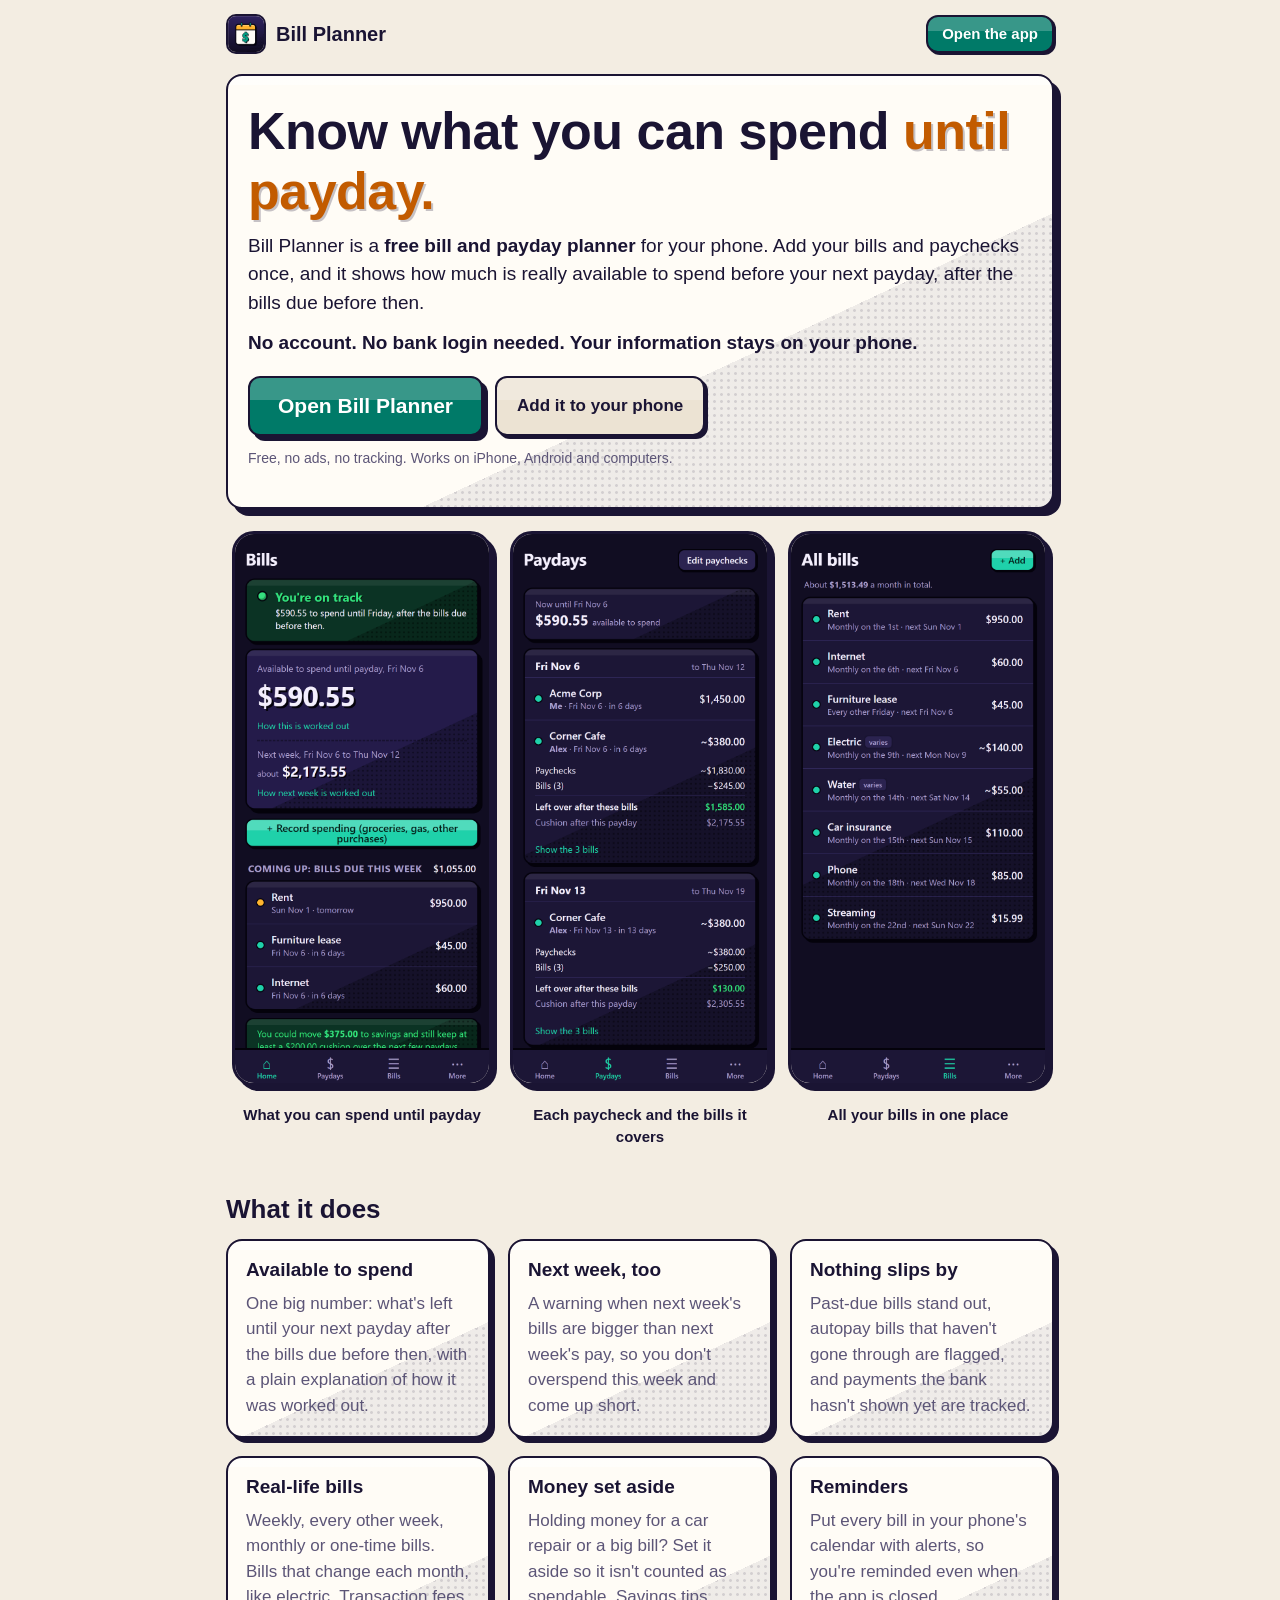
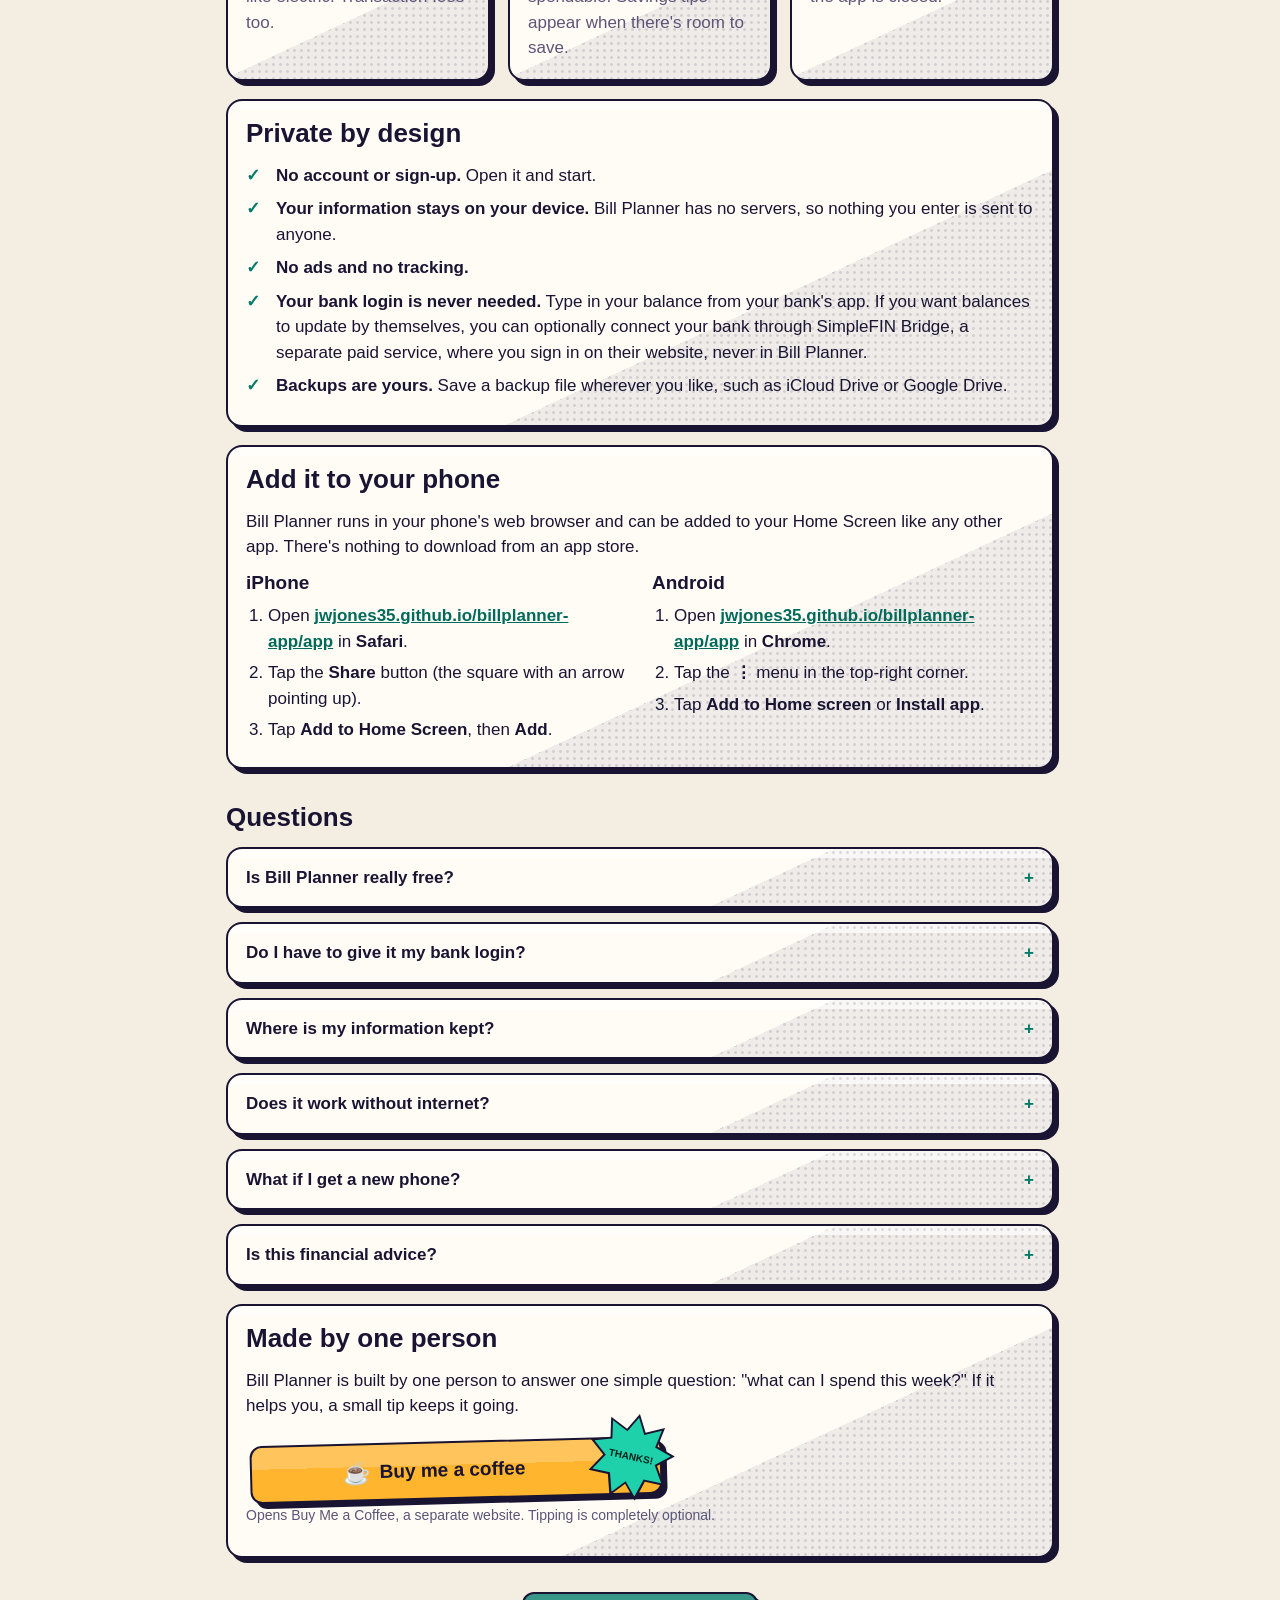
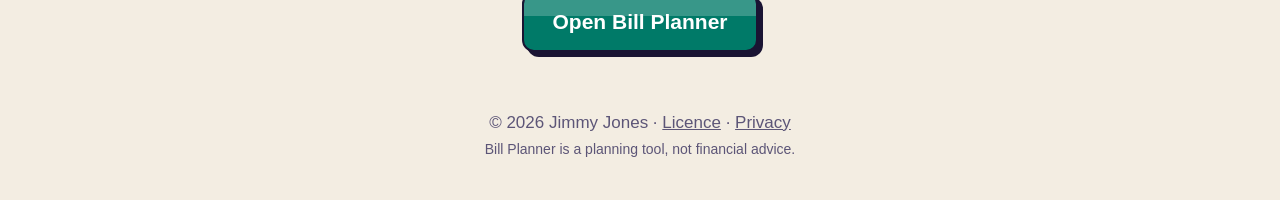
<file: index.html>
<!doctype html>
<html lang="en">
<head>
<meta charset="utf-8">
<meta name="viewport" content="width=device-width, initial-scale=1, viewport-fit=cover">
<title>Bill Planner: free bill and payday planner, no account needed</title>
<meta name="description" content="Know what you can spend until payday. Bill Planner is a free bill tracker and payday planner for your phone. No account, no bank login needed, and your information stays on your device.">
<link rel="canonical" href="https://jwjones35.github.io/billplanner-app/">
<meta name="theme-color" content="#f3ede2" media="(prefers-color-scheme: light)">
<meta name="theme-color" content="#110d22" media="(prefers-color-scheme: dark)">
<link rel="icon" href="img/icon-192.png">
<link rel="apple-touch-icon" href="img/apple-touch-icon.png">
<meta property="og:type" content="website">
<meta property="og:title" content="Bill Planner: know what you can spend until payday">
<meta property="og:description" content="A free bill and payday planner. No account, no bank login needed, and everything stays on your phone.">
<meta property="og:url" content="https://jwjones35.github.io/billplanner-app/">
<meta property="og:image" content="https://jwjones35.github.io/billplanner-app/img/1-home.png">
<meta name="twitter:card" content="summary_large_image">
<link rel="stylesheet" href="landing.css">
<script type="application/ld+json">
{
  "@context": "https://schema.org",
  "@type": "SoftwareApplication",
  "name": "Bill Planner",
  "url": "https://jwjones35.github.io/billplanner-app/",
  "applicationCategory": "FinanceApplication",
  "operatingSystem": "Web, iPhone, Android",
  "description": "A free bill tracker and payday planner that shows what you can spend until your next payday. No account needed; data stays on your device.",
  "image": "https://jwjones35.github.io/billplanner-app/img/1-home.png",
  "author": { "@type": "Person", "name": "Jimmy Jones" },
  "offers": { "@type": "Offer", "price": "0", "priceCurrency": "USD" }
}
</script>
</head>
<body>

<header class="top">
  <a class="brand" href="./"><img src="img/icon-192.png" alt="" width="40" height="40"><span>Bill Planner</span></a>
  <a class="btn small" href="app/">Open the app</a>
</header>

<main>
  <section class="panel hero">
    <h1>Know what you can spend <span class="pop">until payday.</span></h1>
    <p class="lead">Bill Planner is a <b>free bill and payday planner</b> for your phone. Add your bills and paychecks once, and it shows how much is really available to spend before your next payday, after the bills due before then.</p>
    <p class="lead"><b>No account. No bank login needed. Your information stays on your phone.</b></p>
    <div class="cta">
      <a class="btn big" href="app/">Open Bill Planner</a>
      <a class="btn ghost" href="#install">Add it to your phone</a>
    </div>
    <p class="small muted">Free, no ads, no tracking. Works on iPhone, Android and computers.</p>
  </section>

  <section class="shots" aria-label="Screenshots">
    <figure><img src="img/1-home.png" alt="Home screen: $590.55 available to spend until payday, with this week's bills" width="390" height="844" loading="lazy"><figcaption>What you can spend until payday</figcaption></figure>
    <figure><img src="img/2-paydays.png" alt="Paydays screen: each paycheck with the bills it covers and what's left over" width="390" height="844" loading="lazy"><figcaption>Each paycheck and the bills it covers</figcaption></figure>
    <figure><img src="img/3-bills.png" alt="Bills screen: every bill with its amount and next due date" width="390" height="844" loading="lazy"><figcaption>All your bills in one place</figcaption></figure>
  </section>

  <h2>What it does</h2>
  <section class="grid">
    <div class="panel"><h3>Available to spend</h3><p>One big number: what's left until your next payday after the bills due before then, with a plain explanation of how it was worked out.</p></div>
    <div class="panel"><h3>Next week, too</h3><p>A warning when next week's bills are bigger than next week's pay, so you don't overspend this week and come up short.</p></div>
    <div class="panel"><h3>Nothing slips by</h3><p>Past-due bills stand out, autopay bills that haven't gone through are flagged, and payments the bank hasn't shown yet are tracked.</p></div>
    <div class="panel"><h3>Real-life bills</h3><p>Weekly, every other week, monthly or one-time bills. Bills that change each month, like electric. Transaction fees too.</p></div>
    <div class="panel"><h3>Money set aside</h3><p>Holding money for a car repair or a big bill? Set it aside so it isn't counted as spendable. Savings tips appear when there's room to save.</p></div>
    <div class="panel"><h3>Reminders</h3><p>Put every bill in your phone's calendar with alerts, so you're reminded even when the app is closed.</p></div>
  </section>

  <section class="panel" id="privacy">
    <h2 class="in">Private by design</h2>
    <ul class="ticks">
      <li><b>No account or sign-up.</b> Open it and start.</li>
      <li><b>Your information stays on your device.</b> Bill Planner has no servers, so nothing you enter is sent to anyone.</li>
      <li><b>No ads and no tracking.</b></li>
      <li><b>Your bank login is never needed.</b> Type in your balance from your bank's app. If you want balances to update by themselves, you can optionally connect your bank through SimpleFIN Bridge, a separate paid service, where you sign in on their website, never in Bill Planner.</li>
      <li><b>Backups are yours.</b> Save a backup file wherever you like, such as iCloud Drive or Google Drive.</li>
    </ul>
  </section>

  <section class="panel" id="install">
    <h2 class="in">Add it to your phone</h2>
    <p>Bill Planner runs in your phone's web browser and can be added to your Home Screen like any other app. There's nothing to download from an app store.</p>
    <div class="two">
      <div>
        <h3>iPhone</h3>
        <ol>
          <li>Open <b><a href="app/">jwjones35.github.io/billplanner-app/app</a></b> in <b>Safari</b>.</li>
          <li>Tap the <b>Share</b> button (the square with an arrow pointing up).</li>
          <li>Tap <b>Add to Home Screen</b>, then <b>Add</b>.</li>
        </ol>
      </div>
      <div>
        <h3>Android</h3>
        <ol>
          <li>Open <b><a href="app/">jwjones35.github.io/billplanner-app/app</a></b> in <b>Chrome</b>.</li>
          <li>Tap the <b>⋮</b> menu in the top-right corner.</li>
          <li>Tap <b>Add to Home screen</b> or <b>Install app</b>.</li>
        </ol>
      </div>
    </div>
  </section>

  <h2>Questions</h2>
  <section class="faq">
    <details class="panel"><summary>Is Bill Planner really free?</summary><p>Yes. There's no charge, no ads and no trial period. If it helps you, there's an optional tip button, but the app stays free either way.</p></details>
    <details class="panel"><summary>Do I have to give it my bank login?</summary><p>No. You type in your checking balance from your bank's app now and then. Connecting a bank is optional, and even then you sign in on SimpleFIN's website, never in Bill Planner.</p></details>
    <details class="panel"><summary>Where is my information kept?</summary><p>Only on your own phone or computer, inside the browser. Nothing is sent anywhere, because Bill Planner has no servers. That also means you should save a backup file now and then.</p></details>
    <details class="panel"><summary>Does it work without internet?</summary><p>Yes. Once you've opened it, Bill Planner works offline. (Connecting a bank, if you choose to, needs internet to update.)</p></details>
    <details class="panel"><summary>What if I get a new phone?</summary><p>Save a backup file from the app (More › Backup), then open Bill Planner on the new phone and choose "Restore a backup file".</p></details>
    <details class="panel"><summary>Is this financial advice?</summary><p>No. Bill Planner is a planning tool. Its numbers are only as good as what's entered and what your bank reports, so always check your bank before making a payment you can't undo.</p></details>
  </section>

  <section class="panel support">
    <h2 class="in">Made by one person</h2>
    <p>Bill Planner is built by one person to answer one simple question: "what can I spend this week?" If it helps you, a small tip keeps it going.</p>
    <div class="tip-wrap"><a class="btn tip" href="https://buymeacoffee.com/jwjones35" target="_blank" rel="noopener"><span class="tip-cup" aria-hidden="true">☕</span>Buy me a coffee</a><div class="tip-burst" aria-hidden="true"><span>THANKS!</span></div></div>
    <p class="small muted">Opens Buy Me a Coffee, a separate website. Tipping is completely optional.</p>
  </section>

  <section class="final">
    <a class="btn big" href="app/">Open Bill Planner</a>
  </section>
</main>

<footer>
  <p>© 2026 Jimmy Jones · <a href="https://github.com/jwjones35/billplanner-app/blob/main/LICENSE">Licence</a> · <a href="#privacy">Privacy</a></p>
  <p class="small">Bill Planner is a planning tool, not financial advice.</p>
</footer>

</body>
</html>
</file>
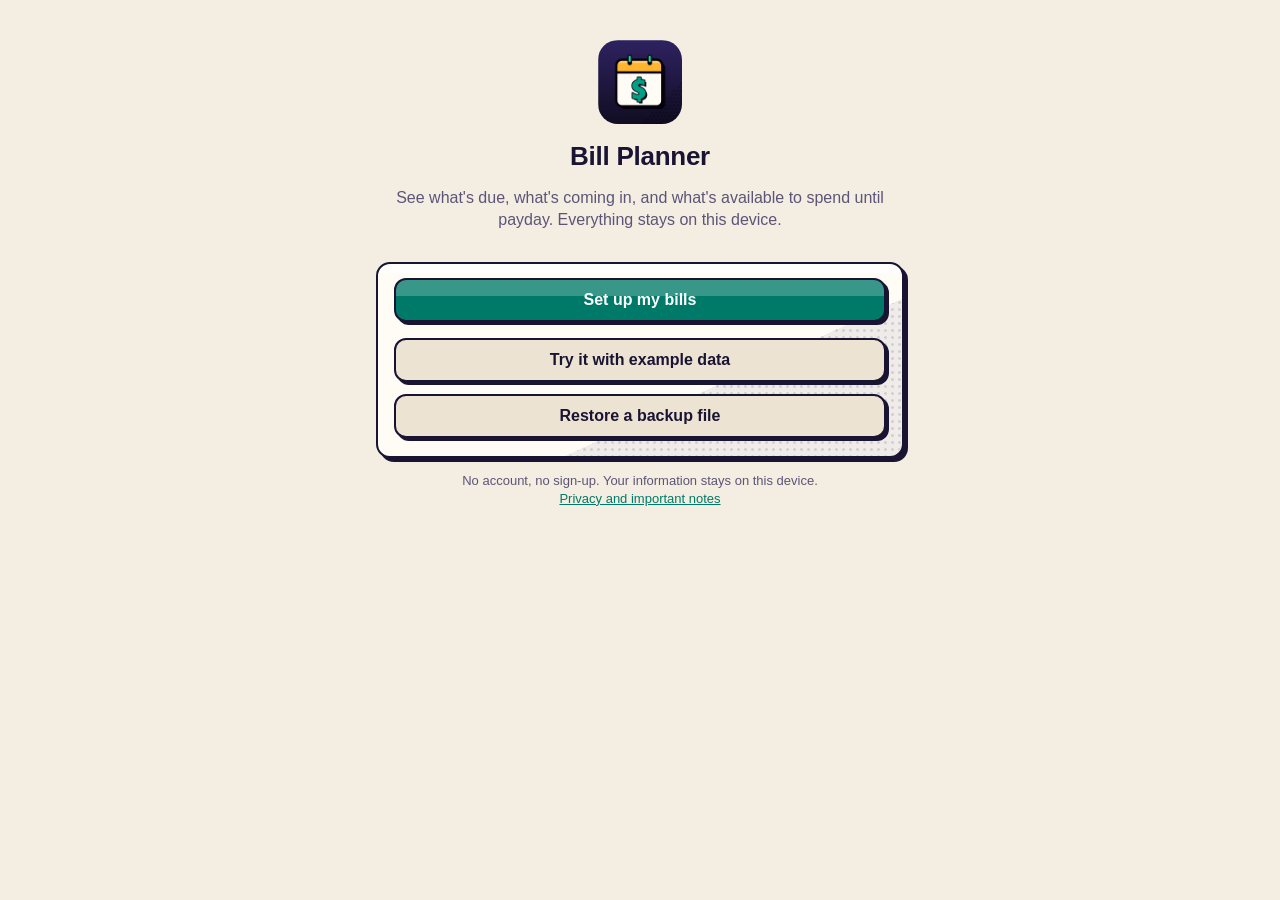
<file: app/index.html>
<!doctype html>
<html lang="en">
<head>
<meta charset="utf-8">
<meta name="viewport" content="width=device-width, initial-scale=1, viewport-fit=cover">
<title>Bill Planner</title>
<meta name="description" content="Bills, paydays and what's available to spend. Your data stays on your device.">
<meta name="theme-color" content="#f3ede2" media="(prefers-color-scheme: light)">
<meta name="theme-color" content="#110d22" media="(prefers-color-scheme: dark)">
<meta name="apple-mobile-web-app-capable" content="yes">
<meta name="mobile-web-app-capable" content="yes">
<meta name="apple-mobile-web-app-status-bar-style" content="default">
<meta name="apple-mobile-web-app-title" content="Bills">
<link rel="manifest" href="manifest.webmanifest">
<link rel="icon" href="icons/icon-192.png">
<link rel="apple-touch-icon" href="icons/apple-touch-icon.png">
<link rel="stylesheet" href="styles.css">
</head>
<body>
<main id="view" aria-live="polite"></main>
<nav id="tabs" aria-label="Sections">
  <button data-act="tab" data-tab="home"><span class="ti">&#8962;</span>Home</button>
  <button data-act="tab" data-tab="pay"><span class="ti">&#36;</span>Paydays</button>
  <button data-act="tab" data-tab="bills"><span class="ti">&#9776;</span>Bills</button>
  <button data-act="tab" data-tab="more"><span class="ti">&#8943;</span>More</button>
</nav>
<div id="scrim" data-act="close" hidden></div>
<section id="sheet" role="dialog" aria-modal="true" hidden></section>
<div id="toast" role="status" hidden></div>
<script src="whatsnew.js"></script>
<script src="app.js"></script>
</body>
</html>
</file>
<file: landing.css>
/* Bill Planner web page: the same inked-comic look as the app (ink outlines, hard shadows, halftone dots). */
:root {
  --bg: #f3ede2; --card: #fffcf6; --text: #1a1433; --muted: #5c5577; --line: #e2d9c8;
  --brand: #007a68; --brand-ink: #ffffff; --chip: #ece3d3; --pop: #c25b00;
  --ink: #1a1433; --hl: rgba(255,255,255,.6); --shade: rgba(26,20,51,.07); --dots: rgba(26,20,51,.13);
  --link: #006a5a;
}
@media (prefers-color-scheme: dark) {
  :root {
    --bg: #110d22; --card: #1c1636; --text: #f4effd; --muted: #a99fcb; --line: #2f2758;
    --brand: #1fd1aa; --brand-ink: #04201a; --chip: #2b2350; --pop: #ffb52e;
    --ink: #04020b; --hl: rgba(255,255,255,.07); --shade: rgba(0,0,0,.24); --dots: rgba(0,0,0,.38);
    --link: #1fd1aa;
  }
}
* { box-sizing: border-box; }
html { -webkit-text-size-adjust: 100%; }
body {
  margin: 0; background: var(--bg); color: var(--text);
  font-family: -apple-system, BlinkMacSystemFont, "Segoe UI", Roboto, Helvetica, Arial, sans-serif;
  font-size: 17px; line-height: 1.5;
}
a { color: var(--link); }
main { max-width: 860px; margin: 0 auto; padding: 0 16px 24px; }
h1, h2, h3 { line-height: 1.15; margin: 0 0 10px; }
h1 { font-size: clamp(32px, 7vw, 52px); font-weight: 900; letter-spacing: -.01em; }
h2 { font-size: 26px; font-weight: 900; margin: 34px 0 14px; }
h2.in { margin-top: 0; }
h3 { font-size: 19px; font-weight: 800; }
p { margin: 0 0 12px; }
.small { font-size: 14px; }
.muted { color: var(--muted); }
.pop { color: var(--pop); text-shadow: 3px 3px 0 var(--ink); }
@media (prefers-color-scheme: light) { .pop { text-shadow: 2px 2px 0 rgba(26,20,51,.25); } }

/* Header */
.top {
  max-width: 860px; margin: 0 auto; padding: 14px 16px; display: flex; align-items: center; justify-content: space-between; gap: 12px;
}
.brand { display: flex; align-items: center; gap: 10px; color: var(--text); text-decoration: none; font-weight: 900; font-size: 20px; }
.brand img { border-radius: 10px; border: 2px solid var(--ink); }

/* Comic panels */
.panel {
  background: var(--card); border: 2px solid var(--ink); border-radius: 16px; padding: 18px;
  box-shadow: 5px 5px 0 var(--ink); position: relative; isolation: isolate; margin-top: 18px;
  background-image: linear-gradient(180deg, var(--hl) 0 9px, transparent 9px), linear-gradient(155deg, transparent 0 64%, var(--shade) 64%);
}
.panel::after {
  content: ''; position: absolute; inset: 0; z-index: -1; pointer-events: none; border-radius: inherit;
  background-image: radial-gradient(var(--dots) 1.1px, transparent 1.7px); background-size: 7px 7px;
  -webkit-mask-image: linear-gradient(155deg, transparent 0 64%, #000 64%); mask-image: linear-gradient(155deg, transparent 0 64%, #000 64%);
}
.hero { padding: 26px 20px; margin-top: 6px; box-shadow: 7px 7px 0 var(--ink); }
.lead { font-size: 19px; }

/* Buttons */
.btn {
  display: inline-flex; align-items: center; justify-content: center; min-height: 48px; padding: 0 20px;
  border-radius: 12px; border: 2px solid var(--ink); text-decoration: none; font-weight: 800; font-size: 17px;
  background: var(--brand); color: var(--brand-ink);
  background-image: linear-gradient(180deg, rgba(255,255,255,.22) 0 40%, transparent 40%);
  box-shadow: 3px 3px 0 var(--ink); transition: transform .06s, box-shadow .06s;
}
.btn:active { transform: translate(3px, 3px); box-shadow: 0 0 0 var(--ink); }
.btn.ghost { background-color: var(--chip); color: var(--text); }
.btn.small { min-height: 38px; padding: 0 14px; font-size: 15px; box-shadow: 2px 2px 0 var(--ink); }
.btn.big { min-height: 60px; padding: 0 28px; font-size: 21px; box-shadow: 5px 5px 0 var(--ink); }
.cta { display: flex; flex-wrap: wrap; gap: 12px; margin: 18px 0 12px; }

/* Screenshots */
.shots { display: grid; grid-auto-flow: column; grid-auto-columns: minmax(220px, 1fr); gap: 18px; overflow-x: auto; padding: 22px 6px 12px; scroll-snap-type: x mandatory; }
.shots figure { margin: 0; scroll-snap-align: start; text-align: center; }
.shots img { width: 100%; height: auto; border: 3px solid var(--ink); border-radius: 22px; box-shadow: 5px 5px 0 var(--ink); background: #110d22; }
.shots figcaption { font-size: 15px; font-weight: 700; margin-top: 10px; }

/* Feature grid */
.grid { display: grid; grid-template-columns: repeat(auto-fit, minmax(240px, 1fr)); gap: 18px; }
.grid .panel { margin-top: 0; }
.grid p { margin: 0; color: var(--muted); }

/* Lists */
.ticks { list-style: none; padding: 0; margin: 0; }
.ticks li { padding-left: 30px; position: relative; margin: 8px 0; }
.ticks li::before { content: '✓'; position: absolute; left: 0; top: 0; font-weight: 900; color: var(--brand); }
.two { display: grid; grid-template-columns: repeat(auto-fit, minmax(240px, 1fr)); gap: 8px 24px; }
ol { padding-left: 22px; margin: 0; }
ol li { margin: 6px 0; }

/* Questions */
.faq details { padding: 0; margin-top: 14px; }
.faq summary { cursor: pointer; padding: 16px 18px; font-weight: 800; list-style: none; }
.faq summary::-webkit-details-marker { display: none; }
.faq summary::after { content: '+'; float: right; font-weight: 900; color: var(--brand); }
.faq details[open] summary::after { content: '–'; }
.faq details p { padding: 0 18px 16px; margin: 0; }

/* Tip button: comic yellow, a slight tilt and a "THANKS!" starburst (same as in the app) */
.tip-wrap { position: relative; padding: 10px 4px 6px; max-width: 420px; }
.btn.tip {
  position: relative; width: 100%; min-height: 58px; padding-right: 64px;
  background-color: #ffb52e; color: #1a1433; font-size: 19px; font-weight: 800;
  transform: rotate(-1.5deg); box-shadow: 5px 5px 0 var(--ink);
}
.btn.tip:active { transform: rotate(-1.5deg) translate(4px, 4px); box-shadow: 1px 1px 0 var(--ink); }
.tip-cup { font-size: 22px; margin-right: 10px; }
.tip-burst {
  position: absolute; top: -18px; right: -8px; z-index: 2; pointer-events: none; width: 86px; height: 86px;
  display: grid; place-items: center; transform: rotate(12deg); background: var(--ink);
  clip-path: polygon(50% 0%, 61% 20%, 82% 10%, 78% 33%, 100% 40%, 82% 55%, 95% 76%, 72% 76%, 65% 100%, 50% 83%, 35% 100%, 28% 76%, 5% 76%, 18% 55%, 0% 40%, 22% 33%, 18% 10%, 39% 20%);
}
.tip-burst span {
  width: 78px; height: 78px; display: grid; place-items: center; background: #1fd1aa; color: #04201a;
  font-size: 10px; font-weight: 900; clip-path: inherit;
}

.final { text-align: center; margin: 34px 0 10px; }
footer { text-align: center; padding: 20px 16px 36px; color: var(--muted); }
footer p { margin: 4px 0; }
footer a { color: var(--muted); }
</file>
<file: app/styles.css>
/* Colors: deep, saturated "inked comic" tones. Light mode is warm paper with ink-navy text;
   dark mode is deep indigo ink with jewel-toned teal, emerald, crimson and gold. */
:root {
  --bg: #f3ede2;
  --card: #fffcf6;
  --card-2: #f7efff;
  --text: #1a1433;
  --muted: #5c5577;
  --line: #e2d9c8;
  --brand: #007a68;
  --brand-2: #0a5f8f;
  --brand-ink: #ffffff;
  --good: #0f8a3c;
  --bad: #c8102e;
  --warn: #b25e00;
  --warn-bg: #ffecc2;
  --bad-bg: #ffdfe3;
  --good-bg: #d6f3df;
  --chip: #ece3d3;
  --shadow: 0 1px 0 rgba(26,20,51,.06), 0 4px 14px rgba(26,20,51,.08);
  color-scheme: light;
}
@media (prefers-color-scheme: dark) {
  :root {
    --bg: #110d22;
    --card: #1c1636;
    --card-2: #241b4a;
    --text: #f4effd;
    --muted: #a99fcb;
    --line: #2f2758;
    --brand: #1fd1aa;
    --brand-2: #4aa8ff;
    --brand-ink: #04201a;
    --good: #35e07f;
    --bad: #ff4763;
    --warn: #ffb52e;
    --warn-bg: #3a2608;
    --bad-bg: #3e0e22;
    --good-bg: #0b3324;
    --chip: #2b2350;
    --shadow: 0 2px 0 rgba(0,0,0,.35), 0 8px 24px rgba(0,0,0,.35);
    color-scheme: dark;
  }
}

* { box-sizing: border-box; }
[hidden] { display: none !important; }
html, body { margin: 0; background: var(--bg); color: var(--text); }
body {
  font: 16px/1.4 -apple-system, BlinkMacSystemFont, "Segoe UI", Roboto, sans-serif;
  -webkit-text-size-adjust: 100%;
  -webkit-tap-highlight-color: transparent;
  padding-bottom: calc(68px + env(safe-area-inset-bottom));
}
main {
  max-width: 560px;
  margin: 0 auto;
  padding: calc(12px + env(safe-area-inset-top)) 16px 24px;
}
h1 { font-size: 26px; margin: 8px 0 12px; letter-spacing: -.01em; }
h2 { font-size: 15px; text-transform: uppercase; letter-spacing: .04em; color: var(--muted); margin: 22px 4px 8px; display: flex; justify-content: space-between; }
h2 .tot { text-transform: none; letter-spacing: 0; color: var(--text); font-weight: 600; }
p { margin: 6px 0; }
a { color: var(--brand); }
.banner a { color: inherit; font-weight: 600; }
button.card.row { border-top: 0; }
.muted { color: var(--muted); }
.small { font-size: 13px; }
.num { font-variant-numeric: tabular-nums; }
.neg { color: var(--bad); }
.pos { color: var(--good); }

.card {
  background: var(--card);
  border-radius: 14px;
  box-shadow: var(--shadow);
  overflow: hidden;
}
.card + .card { margin-top: 10px; }
.pad { padding: 14px 16px; }

/* The one-line status at the top of Home: green, amber or red */
.status { display: flex; gap: 12px; align-items: flex-start; padding: 14px 16px; border-radius: 14px; margin-bottom: 10px; border: 2px solid; box-shadow: var(--shadow); }
.status-dot { width: 14px; height: 14px; border-radius: 50%; flex: none; margin-top: 4px; box-shadow: 0 0 0 3px rgba(255,255,255,.12), 0 0 12px currentColor; }
.status-good .status-dot { color: var(--good); } .status-warn .status-dot { color: var(--warn); } .status-bad .status-dot { color: var(--bad); }
.status-title { font-size: 19px; font-weight: 700; line-height: 1.25; }
.status-text { font-size: 14px; margin-top: 3px; color: var(--text); }
.status-good { background: var(--good-bg); border-color: var(--good); }
.status-good .status-dot { background: var(--good); } .status-good .status-title { color: var(--good); }
.status-warn { background: var(--warn-bg); border-color: var(--warn); }
.status-warn .status-dot { background: var(--warn); } .status-warn .status-title { color: var(--warn); }
.status-bad { background: var(--bad-bg); border-color: var(--bad); }
.status-bad .status-dot { background: var(--bad); } .status-bad .status-title { color: var(--bad); }

/* "What's new" after an update */
.wn-splash { text-align: center; padding: 6px 0 4px; }
.wn-badge { display: inline-block; padding: 3px 12px; border-radius: 999px; font-size: 12px; font-weight: 700; letter-spacing: .06em; text-transform: uppercase;
  color: var(--brand-ink); background: linear-gradient(90deg, var(--brand), var(--brand-2)); }
.wn-splash h3 { font-size: 22px !important; margin: 10px 0 0 !important; }
.wn-ver { background: var(--chip); border-radius: 12px; padding: 10px 12px; margin-top: 10px; }
.wn-head { display: flex; justify-content: space-between; align-items: baseline; gap: 8px; }
.wn-part { margin-top: 6px; }
.wn-part ul { margin: 4px 0 0; padding-left: 20px; }
.wn-part li { margin: 3px 0; font-size: 15px; }
.wn-tag { display: inline-block; font-size: 11px; font-weight: 700; padding: 1px 8px; border-radius: 6px; text-transform: uppercase; letter-spacing: .04em; }
.wn-new { background: var(--good-bg); color: var(--good); }
.wn-chg { background: color-mix(in srgb, var(--brand-2) 18%, transparent); color: var(--brand-2); }
.wn-fix { background: var(--warn-bg); color: var(--warn); }
.wn-rem { background: var(--bad-bg); color: var(--bad); }

/* Hero: safe to spend */
.hero { padding: 18px 16px 14px; background-color: var(--card-2); }
.hero .big { color: var(--text); }
.hero .label { color: var(--muted); font-size: 14px; }
.hero .big { font-size: 42px; font-weight: 700; letter-spacing: -.02em; margin: 2px 0 4px; }
.hero details { margin-top: 8px; }
.nextweek { border-top: 1px solid var(--line); margin-top: 12px; padding-top: 10px; }
.nextweek .nw-label { color: var(--muted); font-size: 14px; }
.nextweek .nw-amt { font-size: 22px; font-weight: 700; letter-spacing: -.01em; margin: 1px 0 3px; }
.nextweek .nw-warn { margin-top: 8px; padding: 8px 10px; border-radius: 10px; background: var(--bad-bg); color: var(--bad); font-size: 14px; }
.btn { text-align: center; line-height: 1.2; }
.hero summary { color: var(--brand); font-size: 14px; cursor: pointer; list-style: none; }
.hero summary::-webkit-details-marker { display: none; }
.breakdown { margin-top: 8px; font-size: 14px; }
.breakdown div { display: flex; justify-content: space-between; padding: 3px 0; }
.breakdown .sum { border-top: 1px solid var(--line); margin-top: 4px; padding-top: 6px; font-weight: 600; }

/* Rows */
.row {
  display: flex; align-items: center; gap: 12px;
  width: 100%; padding: 12px 16px; min-height: 56px;
  background: none; border: 0; border-top: 1px solid var(--line);
  color: inherit; font: inherit; text-align: left; cursor: pointer;
}
.row:first-child { border-top: 0; }
.row:active { background: var(--chip); }
.row .main { flex: 1; min-width: 0; }
/* Long names wrap onto a second line instead of being cut off */
.row .name { font-weight: 600; overflow-wrap: anywhere; }
.row .sub { color: var(--muted); font-size: 13px; }
.row .amt { font-weight: 600; text-align: right; white-space: nowrap; }
.row .amt .sub { font-weight: 400; }
.row.done .name, .row.done .amt { color: var(--muted); text-decoration: line-through; }
.dot { width: 10px; height: 10px; border-radius: 50%; background: var(--line); flex: none; }
.dot.late { background: var(--bad); }
.dot.soon { background: var(--warn); }
.dot.ok { background: var(--brand); }
.dot.paid { background: var(--good); }

.empty { padding: 14px 16px; color: var(--muted); font-size: 14px; }
.tag { display: inline-block; font-size: 11px; font-weight: 600; padding: 1px 6px; border-radius: 6px; background: var(--chip); color: var(--muted); vertical-align: 1px; }
.tag.warn { background: var(--warn-bg); color: var(--warn); }

.banner { padding: 12px 16px; border-radius: 12px; margin-top: 10px; font-size: 14px; }
.banner.warn { background: var(--warn-bg); color: var(--warn); }
.banner.bad { background: var(--bad-bg); color: var(--bad); }
.banner.good { background: var(--good-bg); color: var(--good); }
.banner b { color: inherit; }

/* Paydays */
.period .head { display: flex; justify-content: space-between; align-items: baseline; padding: 14px 16px 6px; }
.period .head .when { font-weight: 700; }
.period .lines { padding: 0 16px 12px; font-size: 14px; }
.period .lines div { display: flex; justify-content: space-between; padding: 2px 0; }
.period .lines .sum { border-top: 1px solid var(--line); margin-top: 4px; padding-top: 6px; font-weight: 600; }
.period .lines .period-calm { color: var(--muted); font-weight: 500; }
.period .lines .period-bad { color: var(--bad); }
.period details summary { padding: 8px 16px 12px; color: var(--brand); font-size: 14px; cursor: pointer; list-style: none; }
.period details summary::-webkit-details-marker { display: none; }

/* Buttons and forms */
.btn {
  display: inline-flex; align-items: center; justify-content: center;
  min-height: 44px; padding: 0 16px; border-radius: 12px; border: 0;
  background: linear-gradient(180deg, var(--brand), color-mix(in srgb, var(--brand) 78%, #000));
  color: var(--brand-ink);
  box-shadow: inset 0 1px 0 rgba(255,255,255,.18), 0 2px 0 color-mix(in srgb, var(--brand) 55%, #000);
  font-family: inherit; font-size: 16px; font-weight: 600; line-height: 1; cursor: pointer;
}
.btn:active { transform: translateY(1px); box-shadow: inset 0 1px 0 rgba(255,255,255,.12); }
.btn.ghost { background: var(--chip); color: var(--text); box-shadow: none; }
.btn.danger { background: var(--bad-bg); color: var(--bad); box-shadow: none; }
.btn:disabled { opacity: .45; }
.btn.small { min-height: 34px; padding: 0 12px; font-size: 14px; border-radius: 10px; }
.btn.block { width: 100%; }
.btns { display: flex; gap: 10px; margin-top: 16px; }
.btns .btn { flex: 1; }
.toolbar { display: flex; justify-content: space-between; align-items: center; }

label { display: block; font-size: 14px; color: var(--muted); margin: 12px 0 4px; }
input, select, textarea {
  width: 100%; min-height: 44px; padding: 10px 12px;
  border: 1px solid var(--line); border-radius: 10px;
  background: var(--bg); color: var(--text);
  /* 16px or larger stops iPhone from zooming in when a box is tapped */
  font-family: inherit; font-size: 16px; line-height: 1.3;
}
input[type=checkbox] { width: 22px; min-height: 22px; height: 22px; margin: 0; accent-color: var(--brand); flex: none; }
.check { display: flex; gap: 10px; align-items: center; color: var(--text); font-size: 15px; margin: 14px 0 0; }
.two { display: flex; gap: 10px; }
.two > div { flex: 1; min-width: 0; }
.hint { font-size: 13px; color: var(--muted); margin-top: 4px; }

/* Tab bar */
#tabs {
  position: fixed; left: 0; right: 0; bottom: 0; z-index: 5;
  display: flex; background: var(--card); border-top: 1px solid var(--line);
  padding-bottom: env(safe-area-inset-bottom);
}
#tabs button {
  flex: 1; display: flex; flex-direction: column; align-items: center; gap: 2px;
  padding: 8px 0 6px; background: none; border: 0; color: var(--muted);
  font-family: inherit; font-size: 11px; font-weight: 600; line-height: 1; cursor: pointer;
}
#tabs button .ti { font-size: 22px; line-height: 24px; font-weight: 400; }
#tabs button.on { color: var(--brand); }
#tabs button { position: relative; }
#tabs .badge {
  position: absolute; top: 3px; left: calc(50% + 6px);
  min-width: 18px; height: 18px; padding: 0 5px; border-radius: 9px;
  background: var(--bad); color: #fff; font-size: 11px; line-height: 18px; text-align: center;
}
/* Alerts on Home: past-due bills (red) and payments not at the bank yet (amber, red when slow) */
.alert-bad { border: 2px solid var(--bad); background: var(--bad-bg); }
.alert-bad > .pad:first-child, .alert-bad > .pad:first-child b { color: var(--bad); }
.alert-warn { border: 2px solid var(--warn); }
.alert-warn > .pad:first-child b { color: var(--warn); }
.alert-bad .row { border-top-color: rgba(194,51,43,.25); }
.late-txt { color: var(--bad) !important; font-weight: 600; }
/* "Remind me again in [3] days [Remind me]" on an autopay warning */
.ap-remind { display: flex; align-items: center; gap: 8px; flex-wrap: wrap; margin-top: 8px; font-size: 14px; }
.ap-remind label { margin: 0; color: var(--text); font-size: 14px; }
.ap-remind input { width: 64px; min-height: 36px; padding: 6px 8px; text-align: center; }

/* Bottom sheet */
#scrim { position: fixed; inset: 0; background: rgba(0,0,0,.4); z-index: 9; touch-action: none; }
/* Pop-up: a fixed-height box with a top bar that never scrolls, and a body that scrolls on its own.
   (A pop-up that scrolls as a whole doesn't work reliably on iPhone: swipes go to the page behind.) */
#sheet {
  position: fixed; left: 0; right: 0; bottom: 0; z-index: 10;
  display: flex; flex-direction: column;
  max-height: calc(100vh - 40px - env(safe-area-inset-top));
  max-height: calc(100dvh - 40px - env(safe-area-inset-top));
  overflow: hidden;
  background: var(--card); border-radius: 18px 18px 0 0;
  max-width: 560px; margin: 0 auto;
  transition: transform .15s ease-out;
}
#sheet[hidden] { display: none !important; }
.sheet-body {
  flex: 1 1 auto; min-height: 0;
  overflow-y: auto; -webkit-overflow-scrolling: touch; overscroll-behavior: contain; touch-action: pan-y;
  padding: 4px 16px calc(24px + env(safe-area-inset-bottom));
}
/* Always-visible top bar with a grab handle and a Close button */
.sheet-top {
  flex: none; position: relative; background: var(--card);
  display: flex; align-items: center; justify-content: space-between;
  padding: 14px 12px 8px 16px; border-bottom: 1px solid var(--line); border-radius: 18px 18px 0 0;
  touch-action: none;
}
.sheet-ver { font-size: 12px; color: var(--muted); }
.sheet-top .grab { position: absolute; left: 50%; top: 6px; transform: translateX(-50%); width: 38px; height: 5px; border-radius: 3px; background: var(--line); }
.sheet-x {
  background: var(--chip); color: var(--text); border: 0; border-radius: 10px;
  min-height: 34px; padding: 0 12px; font-family: inherit; font-size: 15px; font-weight: 600; cursor: pointer;
}
/* Hold the page still behind an open pop-up (iPhone ignores overflow:hidden on its own) */
body.sheet-open { position: fixed; left: 0; right: 0; overflow: hidden; }
.form-error {
  background: var(--bad-bg); color: var(--bad); border-radius: 10px; padding: 10px 12px; margin: 8px 0 4px;
  font-size: 15px; font-weight: 600;
}
.field-bad { border-color: var(--bad) !important; box-shadow: 0 0 0 1px var(--bad); }
#sheet h3 { margin: 4px 0 2px; font-size: 20px; }

#toast {
  position: fixed; left: 50%; transform: translateX(-50%);
  bottom: calc(80px + env(safe-area-inset-bottom)); z-index: 20;
  background: var(--text); color: var(--bg); padding: 10px 16px; border-radius: 12px;
  font-size: 14px; max-width: calc(100% - 32px); text-align: center;
}

.welcome { text-align: center; padding: 28px 8px 8px; }
.welcome .logo { width: 84px; height: 84px; border-radius: 20px; }
.list-actions { padding: 10px 16px 14px; }
.file-btn { position: relative; overflow: hidden; }
.file-btn input { position: absolute; inset: 0; opacity: 0; cursor: pointer; }

/* ---------- Comic-book rendering ----------
   Every panel is drawn like an inked comic panel, the same way everywhere:
   - a bold ink outline and a hard offset shadow (no blur), as if printed;
   - cel shading: a flat base color, a lighter highlight band along the top edge, and a hard-edged darker
     shade across the lower right (light comes from the top left);
   - halftone dots in the shaded part, like old printed comics. */
:root {
  --ink: #1a1433;
  --hl: rgba(255,255,255,.6);
  --shade: rgba(26,20,51,.07);
  --dots: rgba(26,20,51,.13);
  --drop: 4px 4px 0 var(--ink);
  --drop-sm: 3px 3px 0 var(--ink);
  --num-shadow: 3px 3px 0 color-mix(in srgb, var(--brand) 35%, transparent);
  --num-shadow-sm: 2px 2px 0 color-mix(in srgb, var(--brand) 28%, transparent);
  --title-shadow: 1px 1px 0 rgba(255,255,255,.9);
}
@media (prefers-color-scheme: dark) {
  :root {
    --ink: #04020b;
    --hl: rgba(255,255,255,.07);
    --shade: rgba(0,0,0,.24);
    --dots: rgba(0,0,0,.38);
    --num-shadow: 3px 3px 0 #04020b;
    --num-shadow-sm: 2px 2px 0 #04020b;
    --title-shadow: 1px 1px 0 #04020b;
  }
}
.card, .status, .banner, .wn-ver {
  border: 2px solid var(--ink) !important;
  box-shadow: var(--drop) !important;
  position: relative; isolation: isolate;
  background-image:
    linear-gradient(180deg, var(--hl) 0 9px, transparent 9px),
    linear-gradient(155deg, transparent 0 64%, var(--shade) 64%) !important;
}
/* The halftone dots, only in the shaded part */
.card::after, .status::after, .banner::after {
  content: ''; position: absolute; inset: 0; z-index: -1; pointer-events: none; border-radius: inherit;
  background-image: radial-gradient(var(--dots) 1.1px, transparent 1.7px);
  background-size: 7px 7px;
  -webkit-mask-image: linear-gradient(155deg, transparent 0 64%, #000 64%);
  mask-image: linear-gradient(155deg, transparent 0 64%, #000 64%);
}
.card + .card, .banner { margin-top: 12px; }
/* The money panel: same rendering, a deeper base and a bigger shadow so it reads as the main panel */
.hero { box-shadow: 6px 6px 0 var(--ink) !important; }
.hero .big { text-shadow: var(--num-shadow); }
.nextweek .nw-amt { text-shadow: var(--num-shadow-sm); }
.nextweek .nw-amt .small { text-shadow: none; }
.status-title { text-shadow: var(--title-shadow); }
.status-dot { border: 2px solid var(--ink); box-shadow: inset -2px -2px 0 rgba(0,0,0,.28); width: 16px; height: 16px; margin-top: 3px; }
.dot { box-shadow: 0 0 0 1.5px var(--ink); }
.nextweek { border-top: 2px dashed color-mix(in srgb, var(--ink) 40%, transparent); }
.nextweek .nw-warn { border: 2px solid var(--ink); }
/* Buttons: flat color, ink outline, hard shadow, highlight band; pressing pushes the button into its shadow */
.btn {
  background: var(--brand) !important; border: 2px solid var(--ink);
  background-image: linear-gradient(180deg, rgba(255,255,255,.22) 0 40%, transparent 40%) !important;
  box-shadow: var(--drop-sm) !important;
  transition: transform .06s, box-shadow .06s;
}
.btn.ghost { background: var(--chip) !important; color: var(--text); }
.btn.danger { background: var(--bad-bg) !important; color: var(--bad); }
.btn.small { box-shadow: 2px 2px 0 var(--ink) !important; }
.btn:active { transform: translate(3px, 3px); box-shadow: 0 0 0 var(--ink) !important; }
.sheet-x { border: 2px solid var(--ink); box-shadow: 2px 2px 0 var(--ink); }
input, select, textarea { border: 2px solid color-mix(in srgb, var(--ink) 55%, var(--line)); }
input:focus, select:focus, textarea:focus { outline: none; border-color: var(--brand); box-shadow: 2px 2px 0 var(--ink); }
.tag { border: 1.5px solid color-mix(in srgb, var(--ink) 45%, transparent); }
.wn-badge { border: 2px solid var(--ink); box-shadow: 2px 2px 0 var(--ink); }
#tabs { border-top: 3px solid var(--ink); }
#sheet { border: 2px solid var(--ink); border-bottom: 0; }
.sheet-top { border-bottom: 2px solid var(--ink); }
#toast { border: 2px solid var(--ink); box-shadow: var(--drop-sm); }
/* Bank connection broken or out of date: impossible to miss */
.bank-alert { background: var(--bad); color: #fff; border: 3px solid var(--ink); border-radius: 14px; box-shadow: 6px 6px 0 var(--ink); padding: 14px 16px; margin-bottom: 12px; }
.bank-alert .ba-title { font-size: 20px; font-weight: 800; line-height: 1.25; text-shadow: 2px 2px 0 var(--ink); }
.bank-alert p { margin: 8px 0 0; }
.bank-alert .btns { margin-top: 12px; flex-wrap: wrap; }
.bank-alert .btn { background: #fff !important; color: var(--bad); font-weight: 800; }
.bank-alert .btn.ghost { background: rgba(255,255,255,.18) !important; color: #fff; }
.hero.not-current .big { opacity: .45; text-decoration: line-through; text-decoration-thickness: 3px; }
.nc-tag { display: inline-block; background: var(--bad); color: #fff; font-weight: 800; font-size: 12px; padding: 2px 8px; border-radius: 6px; border: 2px solid var(--ink); margin-left: 6px; vertical-align: middle; }
/* How old the balance is, always under "Available to spend"; a warning card once it's hours old */
.hero .as-of { font-size: 14px; font-weight: 600; margin-top: 2px; color: var(--muted); }
.hero .as-of.old { color: var(--warn); font-weight: 800; }
.bank-behind { background: var(--card); border: 3px solid var(--warn); border-radius: 14px; box-shadow: 6px 6px 0 var(--ink); padding: 14px 16px; margin-bottom: 12px; }
.bank-behind .bb-title { font-size: 19px; font-weight: 800; line-height: 1.25; color: var(--warn); }
.bank-behind p { margin: 8px 0 0; }
.bank-behind .btns { margin-top: 12px; flex-wrap: wrap; }
/* The tip button: comic yellow, a slight tilt, a big hard shadow and a "THANKS!" starburst sticker */
.tip-wrap { position: relative; padding: 6px 4px 4px; }
.btn.tip {
  position: relative; width: 100%; min-height: 56px; text-decoration: none; padding-right: 64px;
  background-color: #ffb52e !important; color: #1a1433 !important;
  font-size: 18px; font-weight: 800; letter-spacing: .01em;
  transform: rotate(-1.5deg); box-shadow: 5px 5px 0 var(--ink) !important;
}
.btn.tip:active { transform: rotate(-1.5deg) translate(4px, 4px); box-shadow: 1px 1px 0 var(--ink) !important; }
.tip-cup { font-size: 22px; margin-right: 10px; }
.tip-burst {
  position: absolute; top: -22px; right: -8px; z-index: 2; pointer-events: none;
  width: 86px; height: 86px; display: grid; place-items: center; transform: rotate(12deg);
  background: var(--ink);
  clip-path: polygon(50% 0%, 61% 20%, 82% 10%, 78% 33%, 100% 40%, 82% 55%, 95% 76%, 72% 76%, 65% 100%, 50% 83%, 35% 100%, 28% 76%, 5% 76%, 18% 55%, 0% 40%, 22% 33%, 18% 10%, 39% 20%);
}
.tip-burst span {
  width: 78px; height: 78px; display: grid; place-items: center; background: #1fd1aa; color: #04201a;
  font-size: 10px; font-weight: 900; letter-spacing: 0;
  clip-path: inherit;
}
</file>
